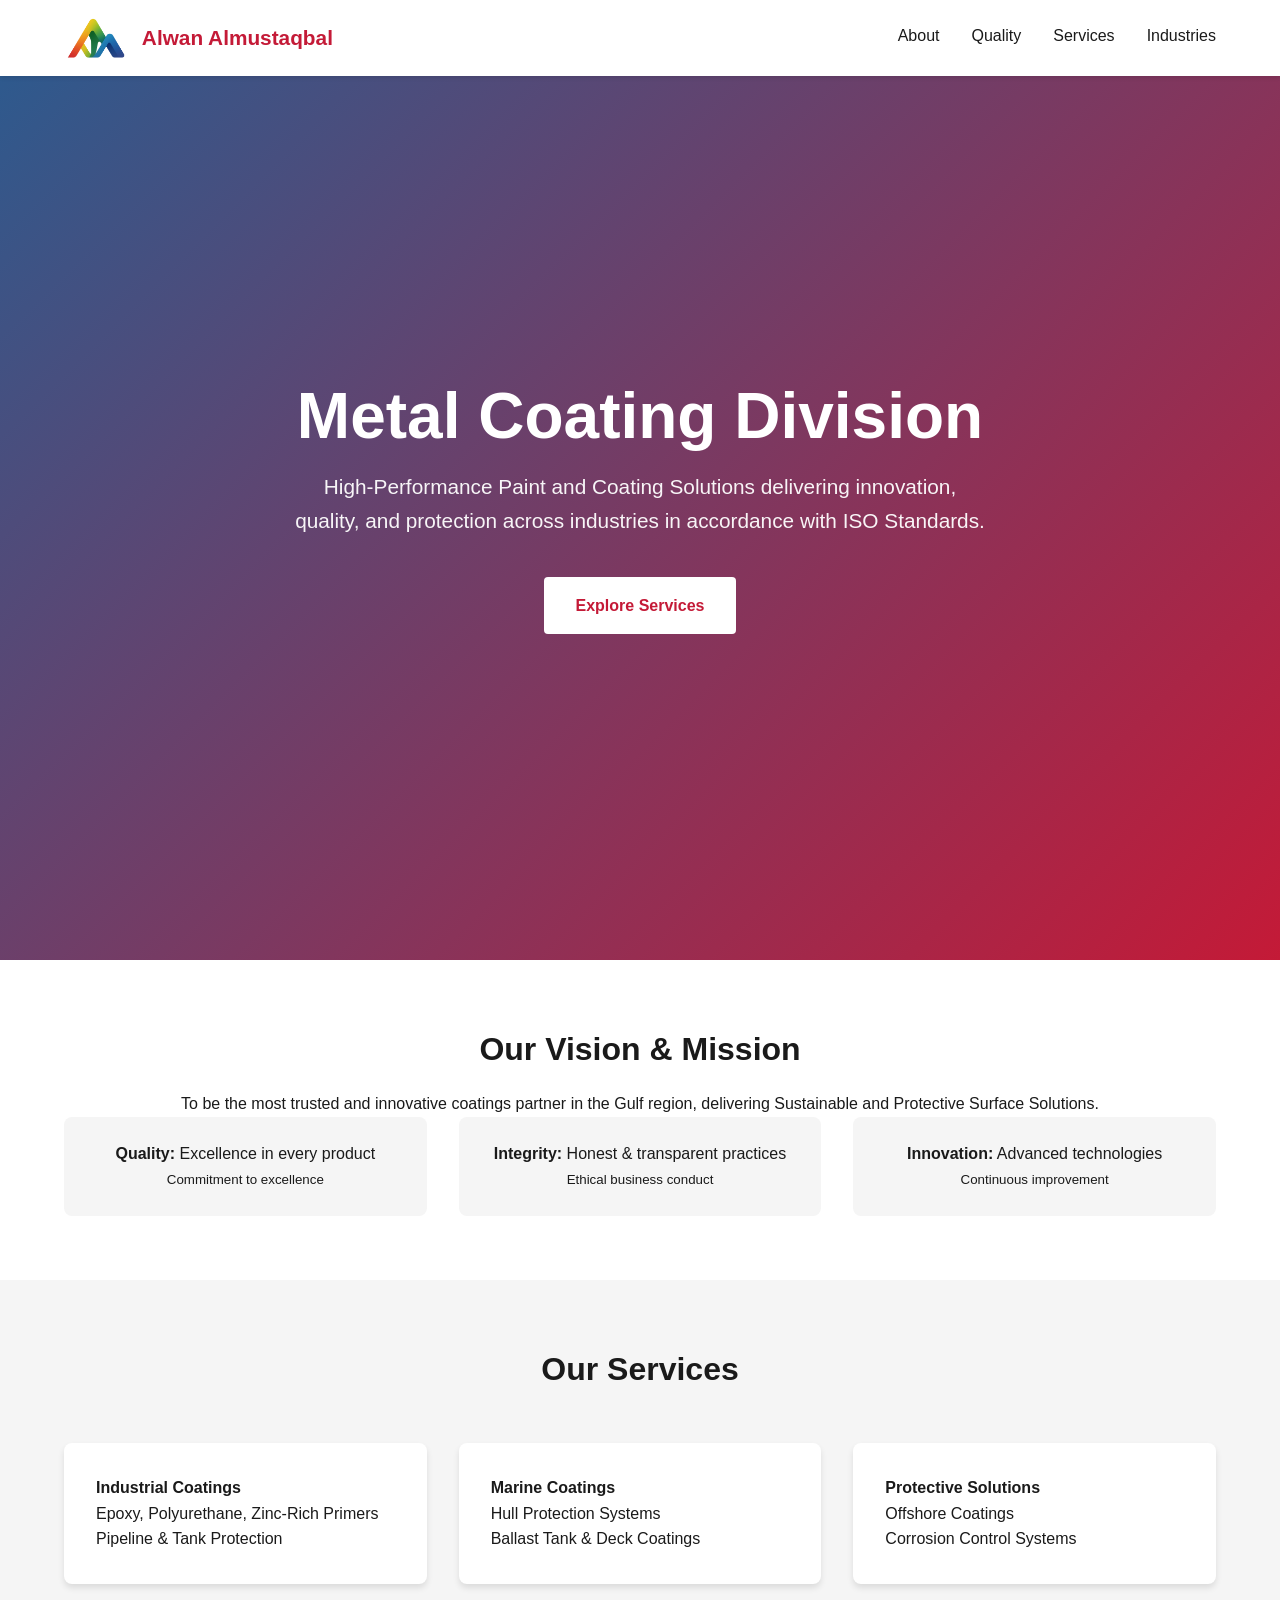
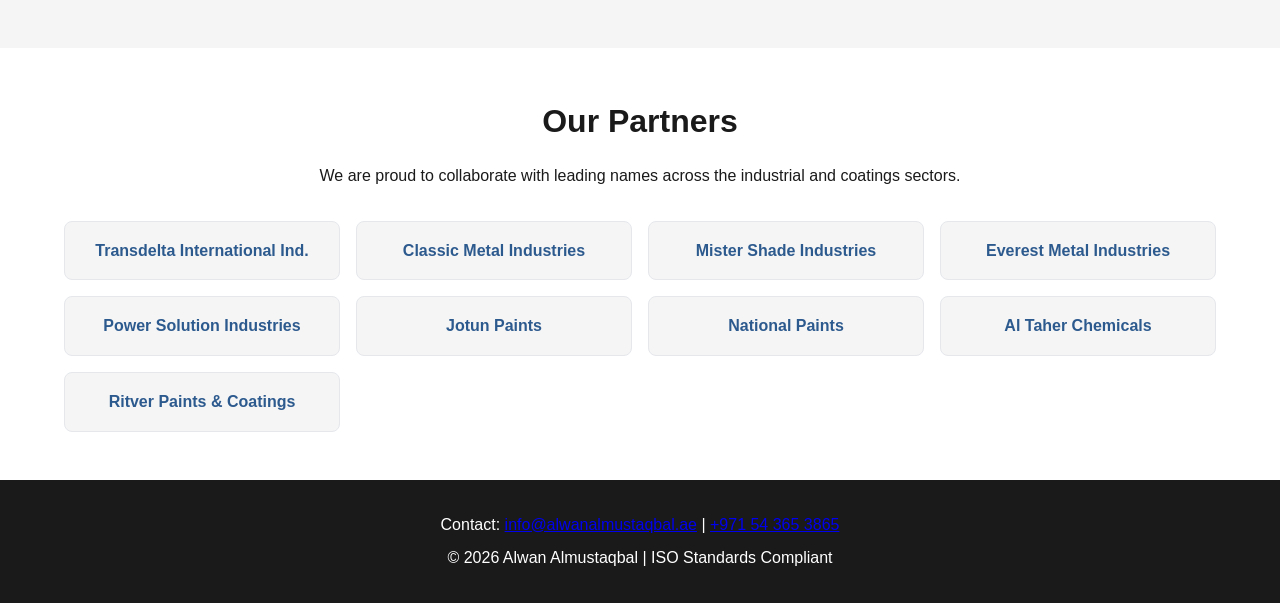
<file: index.html>
<!DOCTYPE html>
<html lang="en">
<head>
    <meta charset="UTF-8">
    <meta name="viewport" content="width=device-width, initial-scale=1.0">
    <title>Metal Coating Division | Alwan Almustaqbal</title>
    <link rel="stylesheet" href="styles.css">
</head>
<body>
    <nav>
        <a href="index.html" class="logo" aria-label="Alwan Almustaqbal Home">
            <img src="logo.png" alt="Alwan Almustaqbal logo">
            <span>Alwan Almustaqbal</span>
        </a>
        <button class="nav-toggle" aria-label="Toggle navigation" aria-expanded="false">☰</button>
        <ul>
            <li><a href="about.html" id="link-to-about">About</a></li>
            <li><a href="quality.html" id="link-to-quality">Quality</a></li>
            <li><a href="services.html" id="link-to-services">Services</a></li>
            <li><a href="industries.html" id="link-to-industries">Industries</a></li>
        </ul>
    </nav>

    <header class="hero">
        <div>
            <h1>Metal Coating Division</h1>
            <p>High-Performance Paint and Coating Solutions delivering innovation, quality, and protection across industries in accordance with ISO Standards.</p>
            <a href="#services" class="btn">Explore Services</a>
        </div>
    </header>

    <section id="about" class="value-props">
        <h2 style="font-size: 2rem; margin-bottom: 1rem;">Our Vision & Mission</h2>
        <p>To be the most trusted and innovative coatings partner in the Gulf region, delivering Sustainable and Protective Surface Solutions.</p>

        <div class="grid">
            <div><strong>Quality:</strong></strong> Excellence in every product<br><small>Commitment to excellence</small></div>
            <div><strong>Integrity:</strong> Honest & transparent practices<br><small>Ethical business conduct</small></div>
            <div><strong>Innovation:</strong> Advanced technologies<br><small>Continuous improvement</small></div>
        </div>
    </section>

    <section id="services" class="services-preview">
        <h2 style="font-size: 2rem; margin-bottom: 1rem;">Our Services</h2>

        <div class="service-cards">
            <div class="card"><strong>Industrial Coatings</strong><br>Epoxy, Polyurethane, Zinc-Rich Primers<br>Pipeline & Tank Protection</div>
            <div class="card"><strong>Marine Coatings</strong><br>Hull Protection Systems<br>Ballast Tank & Deck Coatings</div>
            <div class="card"><strong>Protective Solutions</strong><br>Offshore Coatings<br>Corrosion Control Systems</div>
        </div>
    </section>

    <!-- Partners Section -->
    <section id="partners" class="partners-preview">
        <h2 style="font-size: 2rem; margin-bottom: 1rem;">Our Partners</h2>
        <p>We are proud to collaborate with leading names across the industrial and coatings sectors.</p>

        <div class="partner-list">
            <div class="partner-item">Transdelta International Ind.</div>
            <div class="partner-item">Classic Metal Industries</div>
            <div class="partner-item">Mister Shade Industries</div>
            <div class="partner-item">Everest Metal Industries</div>
            <div class="partner-item">Power Solution Industries</div>
            <div class="partner-item">Jotun Paints</div>
            <div class="partner-item">National Paints</div>
            <div class="partner-item">Al Taher Chemicals</div>
            <div class="partner-item">Ritver Paints &amp; Coatings</div>
        </div>
    </section>

    <!-- Footer -->
    <footer>
        <div class="footer-contact" style="margin-bottom:.5rem;">
            Contact: <a href="mailto:info@alwanalmustaqbal.ae">info@alwanalmustaqbal.ae</a> |
            <a href="tel:+971543653865">+971 54 365 3865</a>
        </div>
        &copy; 2026 Alwan Almustaqbal | ISO Standards Compliant
    </footer>
    <script src="script.js"></script>
</body>
</html>
</file>
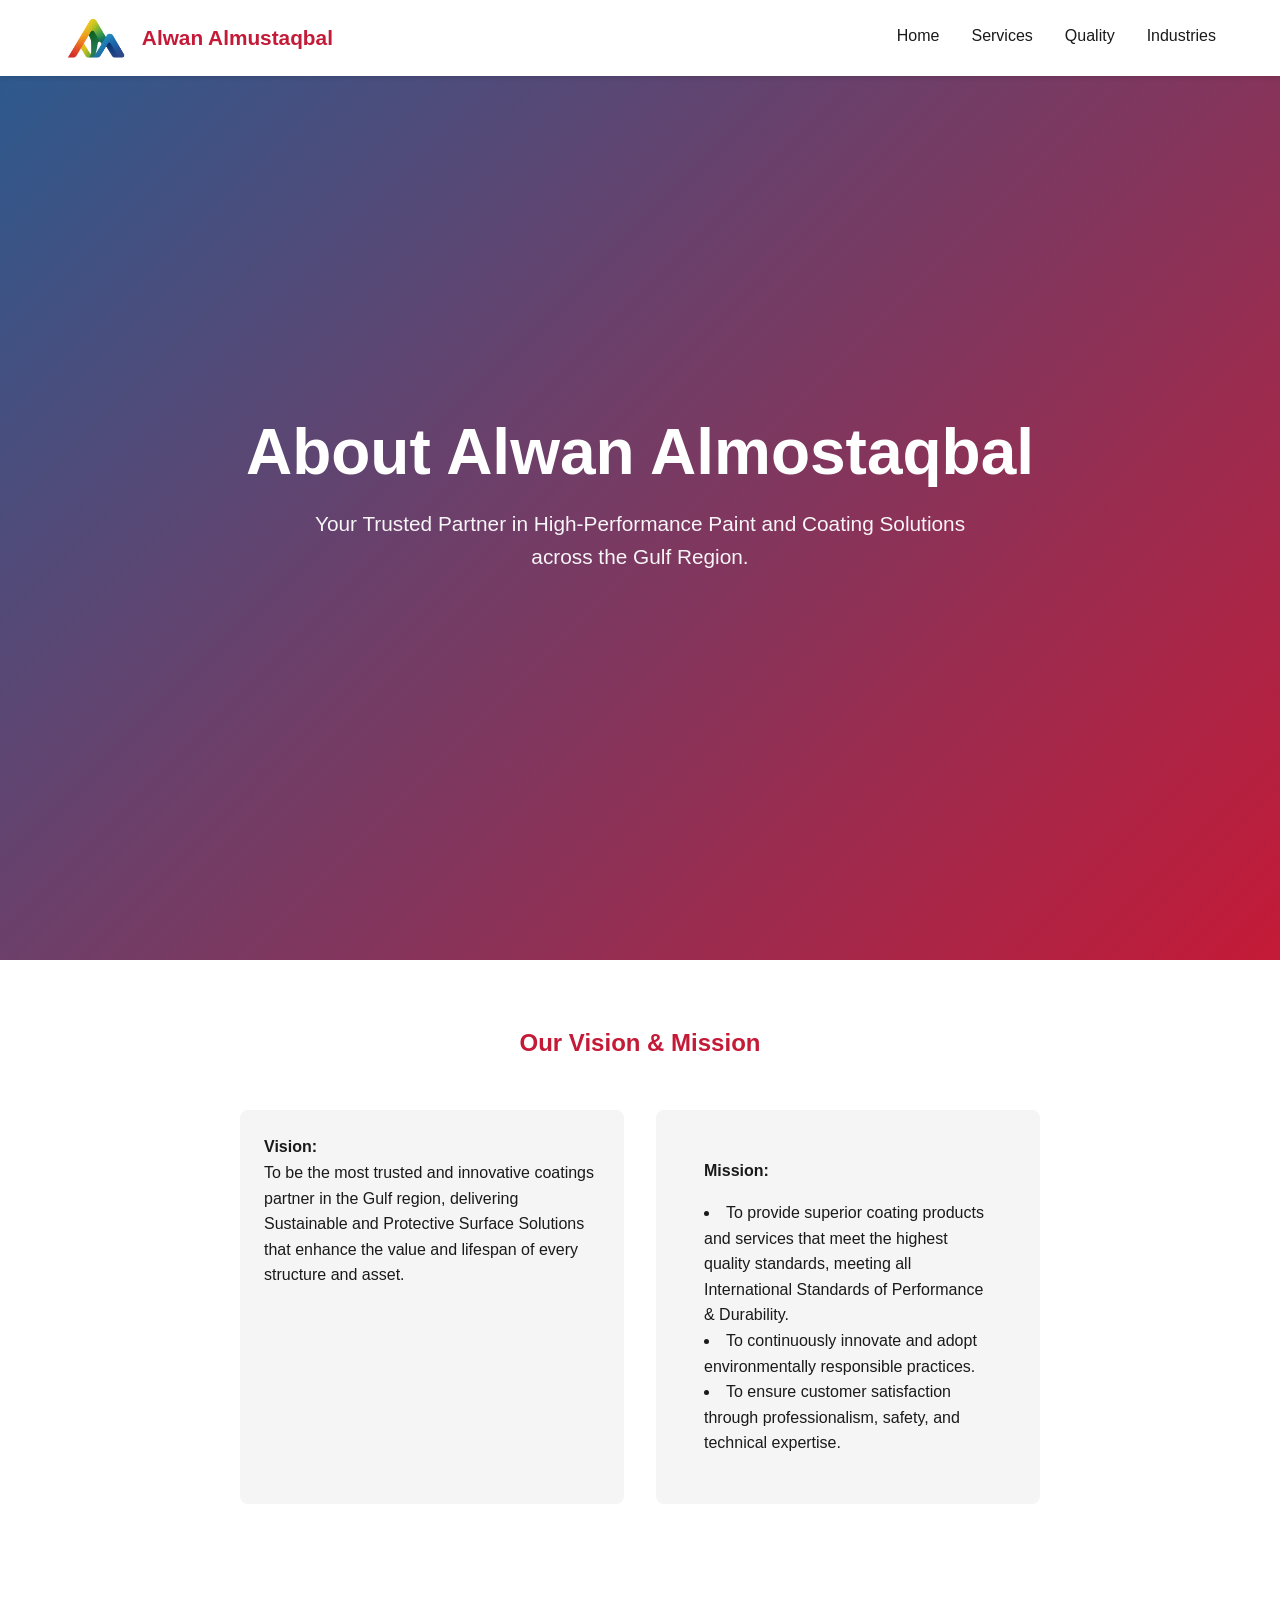
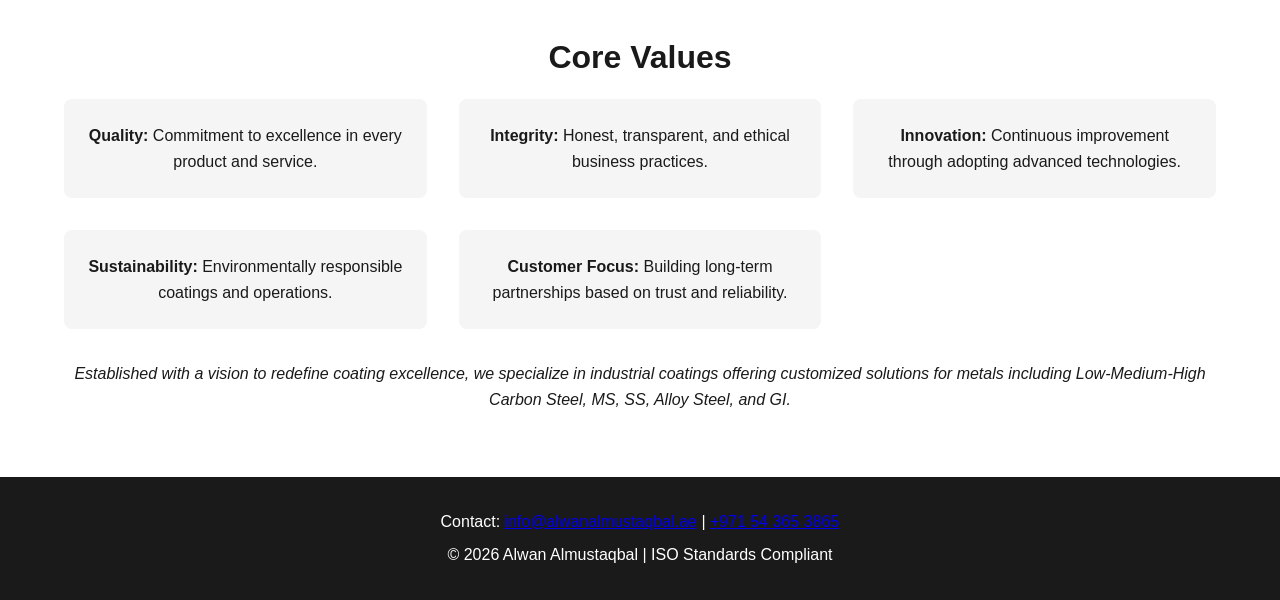
<file: about.html>
<!DOCTYPE html>
<html lang="en">
<head>
    <meta charset="UTF-8">
    <meta name="viewport" content="width=device-width, initial-scale=1.0">
    <title>About Us | Alwan Almustaqbal</title>
    <link rel="stylesheet" href="styles.css">
</head>
<body>
    <nav>
        <a href="index.html" class="logo" aria-label="Alwan Almustaqbal Home">
            <img src="logo.png" alt="Alwan Almustaqbal logo">
            <span>Alwan Almustaqbal</span>
        </a>
        <ul>
            <li><a href="index.html" id="link-to-home">Home</a></li>
            <li><a href="services.html" id="link-to-services">Services</a></li>
            <li><a href="quality.html" id="link-to-quality">Quality</a></li>
            <li><a href="industries.html" id="link-to-industries">Industries</a></li>
        </ul>
    </nav>

    <header class="hero">
        <div>
            <h1>About Alwan Almostaqbal</h1>
            <p>Your Trusted Partner in High-Performance Paint and Coating Solutions across the Gulf Region.</p>
        </div>
    </header>

    <section id="vision-mission" class="value-props">
        <div style="max-width: 800px; margin-left: auto; margin-right: auto;">
            <h2 style="font-size: 1.5rem; color: var(--primary); text-align: center; margin-bottom: 3rem;">Our Vision & Mission</h2>

            <div class="grid" style="text-align: left;">
                <div><strong>Vision:</strong></strong>
                <p>To be the most trusted and innovative coatings partner in the Gulf region, delivering Sustainable and Protective Surface Solutions that enhance the value and lifespan of every structure and asset.</p>
            </div>

            <div class="grid" style="text-align: left;">
                <div><strong>Mission:</strong></strong>
                <ul style="list-style-position: inside; margin-top: 1rem;">
                    <li>To provide superior coating products and services that meet the highest quality standards, meeting all International Standards of Performance & Durability.</li>
                    <li>To continuously innovate and adopt environmentally responsible practices.</li>
                    <li>To ensure customer satisfaction through professionalism, safety, and technical expertise.</li>
                </ul>
            </div>
        </div>
    </section>

    <section id="core-values" class="value-props">
        <h2 style="font-size: 2rem; margin-bottom: 1rem;">Core Values</h2>

        <div class="grid">
            <div><strong>Quality:</strong></strong> Commitment to excellence in every product and service.</div>
            <div><strong>Integrity:</strong> Honest, transparent, and ethical business practices.</div>
            <div><strong>Innovation:</strong> Continuous improvement through adopting advanced technologies.</div>
            <div><strong>Sustainability:</strong> Environmentally responsible coatings and operations.</div>
            <div><strong>Customer Focus:</strong> Building long-term partnerships based on trust and reliability.</div>
        </div>

        <p style="margin-top: 2rem; font-style: italic;">Established with a vision to redefine coating excellence, we specialize in industrial coatings offering customized solutions for metals including Low-Medium-High Carbon Steel, MS, SS, Alloy Steel, and GI.</p>
    </section>

    <footer>
        <div class="footer-contact" style="margin-bottom:.5rem;">
            Contact: <a href="mailto:info@alwanalmustaqbal.ae">info@alwanalmustaqbal.ae</a> |
            <a href="tel:+971543653865">+971 54 365 3865</a>
        </div>
        &copy; 2026 Alwan Almustaqbal | ISO Standards Compliant
    </footer>

    <script src="script.js"></script>
</body>
</html>
</file>
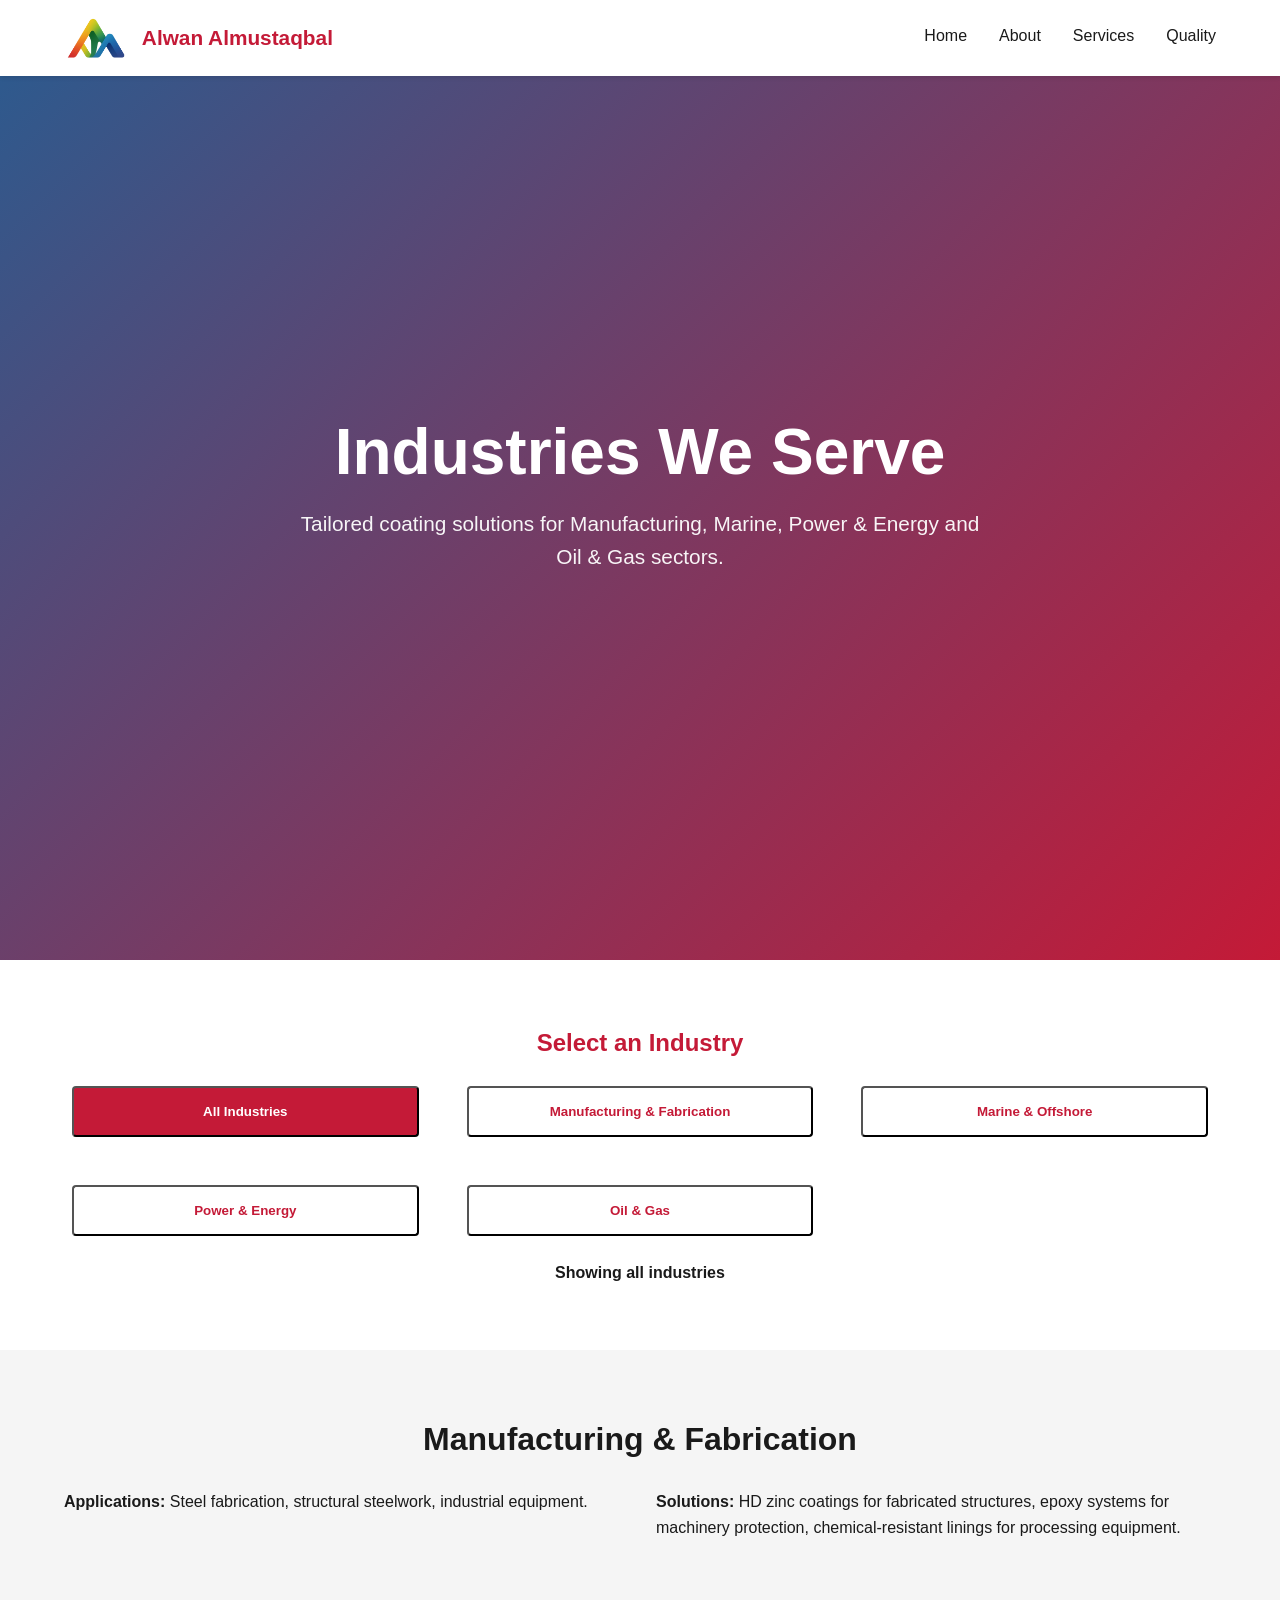
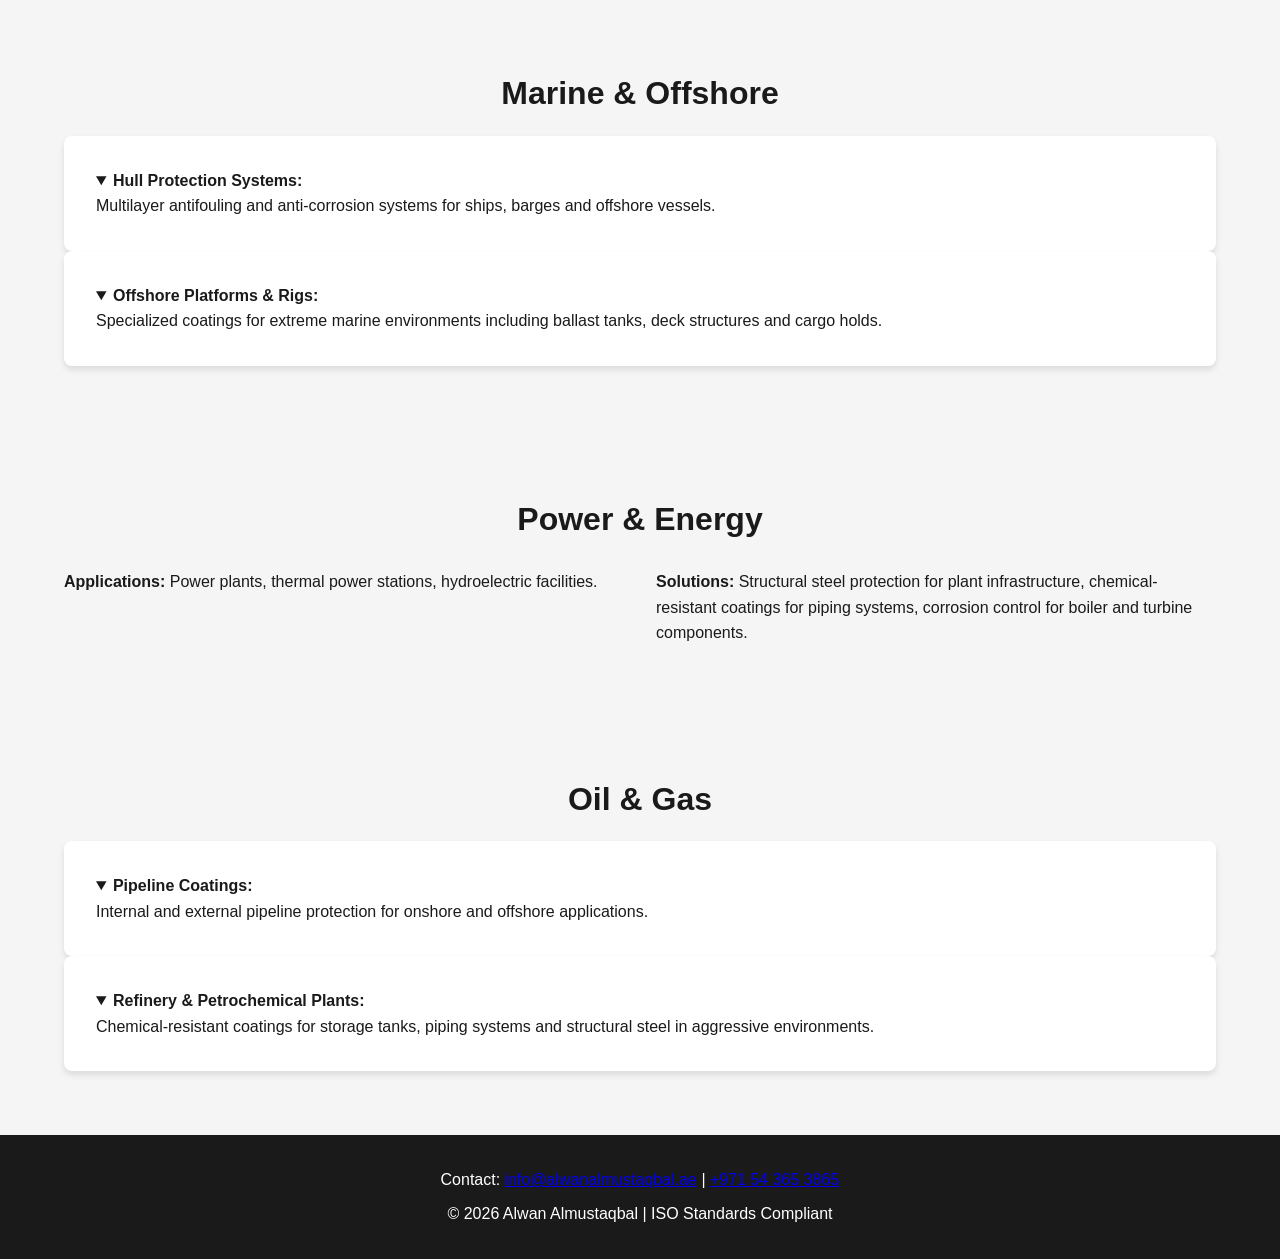
<file: industries.html>
<!DOCTYPE html>
<html lang="en">
<head>
    <meta charset="UTF-8">
    <meta name="viewport" content="width=device-width, initial-scale=1.0">
    <title>Industries We Serve | Alwan Almustaqbal</title>
    <link rel="stylesheet" href="styles.css">
</head>
<body>
    <nav>
        <a href="index.html" class="logo" aria-label="Alwan Almustaqbal Home">
            <img src="logo.png" alt="Alwan Almustaqbal logo">
            <span>Alwan Almustaqbal</span>
        </a>
        <ul>
            <li><a href="index.html" id="link-to-home">Home</a></li>
            <li><a href="about.html" id="link-to-about">About</a></li>
            <li><a href="services.html" id="link-to-services">Services</a></li>
            <li><a href="quality.html" id="link-to-quality">Quality</a></li>
        </ul>
    </nav>

    <header class="hero">
        <div>
            <h1>Industries We Serve</h1>
            <p>Tailored coating solutions for Manufacturing, Marine, Power & Energy and Oil & Gas sectors.</p>
        </div>
    </header>

    <!-- Industry Tabs -->
    <section id="industry-tabs" class="value-props">
        <h2 style="font-size: 1.5rem; color: var(--primary); text-align: center;">Select an Industry</h2>

        <div class="grid">
            <button class="btn" data-filter="all">All Industries</button>
            <button class="btn" data-filter="manufacturing">Manufacturing & Fabrication</button>
            <button class="btn" data-filter="marine">Marine & Offshore</button>
            <button class="btn" data-filter="power-energy">Power & Energy</button>
            <button class="btn" data-filter="oil-gas">Oil & Gas</button>
        </div>

        <!-- Active state indicator -->
        <p id="filter-status-industries" style="margin-top: 1rem; font-weight: bold;"></p>
    </section>

    <!-- Manufacturing Section -->
    <section class="services-preview industry-group" data-category="manufacturing">
        <h2 style="font-size: 2rem;">Manufacturing & Fabrication</h2>

        <div class="grid" style="text-align:left; margin-top:1.5rem;">
            <p><strong>Applications:</strong> Steel fabrication, structural steelwork, industrial equipment.</p>
            <p><strong>Solutions:</strong> HD zinc coatings for fabricated structures, epoxy systems for machinery protection, chemical-resistant linings for processing equipment.</p>
        </div>
    </section>

    <!-- Marine Section -->
    <section class="services-preview industry-group" data-category="marine">
        <h2 style="font-size: 2rem;">Marine & Offshore</h2>

        <details open class="card" data-category="marine">
            <summary><strong>Hull Protection Systems:</strong></summary>
            <p>Multilayer antifouling and anti-corrosion systems for ships, barges and offshore vessels.</p>
        </details>

        <details open class="card" data-category="offshore">
            <summary><strong>Offshore Platforms & Rigs:</strong></summary>
            <p>Specialized coatings for extreme marine environments including ballast tanks, deck structures and cargo holds.</p>
        </details>
    </section>

    <!-- Power & Energy Section -->
    <section class="services-preview industry-group" data-category="power-energy">
        <h2 style="font-size: 2rem;">Power & Energy</h2>

        <div class="grid" style="text-align:left; margin-top:1.5rem;">
            <p><strong>Applications:</strong> Power plants, thermal power stations, hydroelectric facilities.</p>
            <p><strong>Solutions:</strong> Structural steel protection for plant infrastructure, chemical-resistant coatings for piping systems, corrosion control for boiler and turbine components.</p>
        </div>
    </section>

    <!-- Oil & Gas Section -->
    <section class="services-preview industry-group" data-category="oil-gas">
        <h2 style="font-size: 2rem;">Oil & Gas</h2>

        <details open class="card" data-category="oil-gas">
            <summary><strong>Pipeline Coatings:</strong></summary>
            <p>Internal and external pipeline protection for onshore and offshore applications.</p>
        </details>

        <details open class="card" data-category="refinery">
            <summary><strong>Refinery & Petrochemical Plants:</strong></summary>
            <p>Chemical-resistant coatings for storage tanks, piping systems and structural steel in aggressive environments.</p>
        </details>
    </section>

    <!-- Industry Details Modal -->
    <div id="industry-modal" style="display:none; position:fixed;top:0;left:0;width:100%;height:100%;background:rgba(0,0,0,.7);z-index:999;"></div>

    <footer>
        <div class="footer-contact" style="margin-bottom:.5rem;">
            Contact: <a href="mailto:info@alwanalmustaqbal.ae">info@alwanalmustaqbal.ae</a> |
            <a href="tel:+971543653865">+971 54 365 3865</a>
        </div>
        &copy; 2026 Alwan Almustaqbal | ISO Standards Compliant
    </footer>

    <script src="script.js"></script>
</body>
</html>
</file>
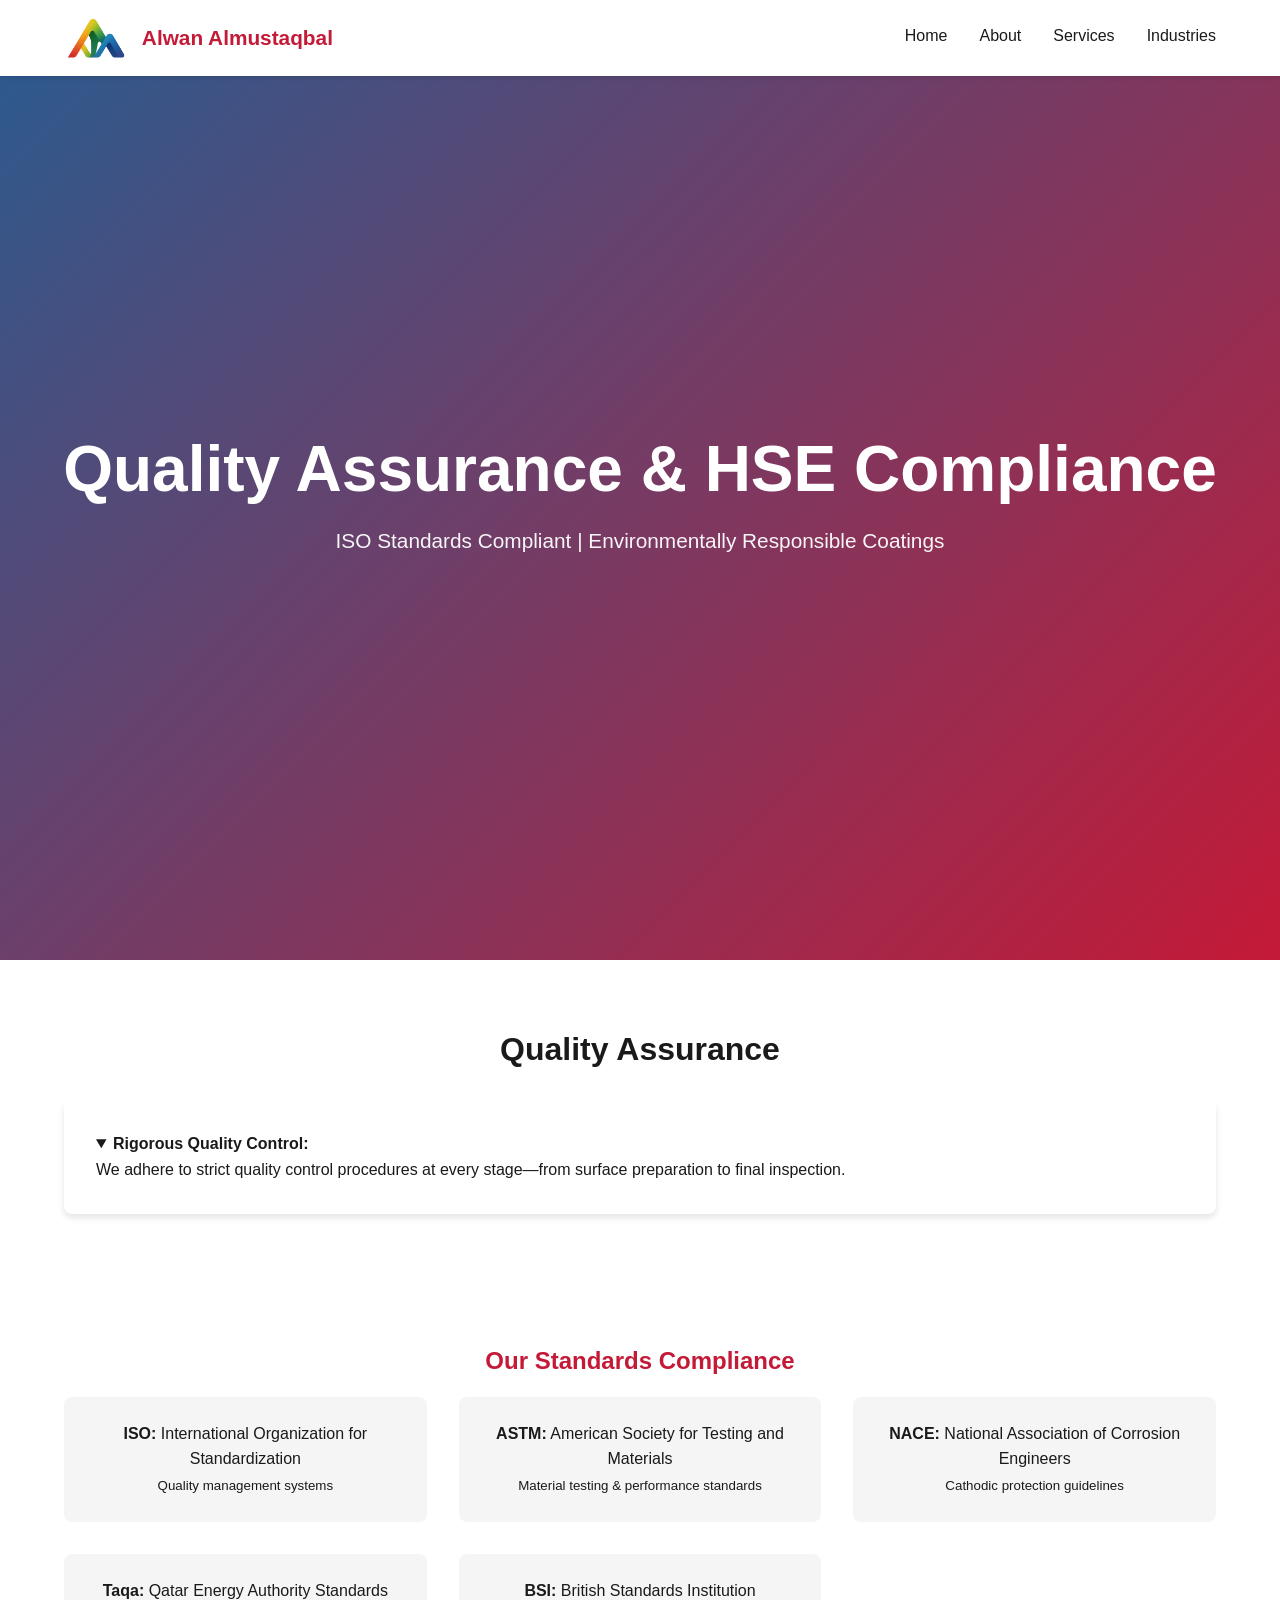
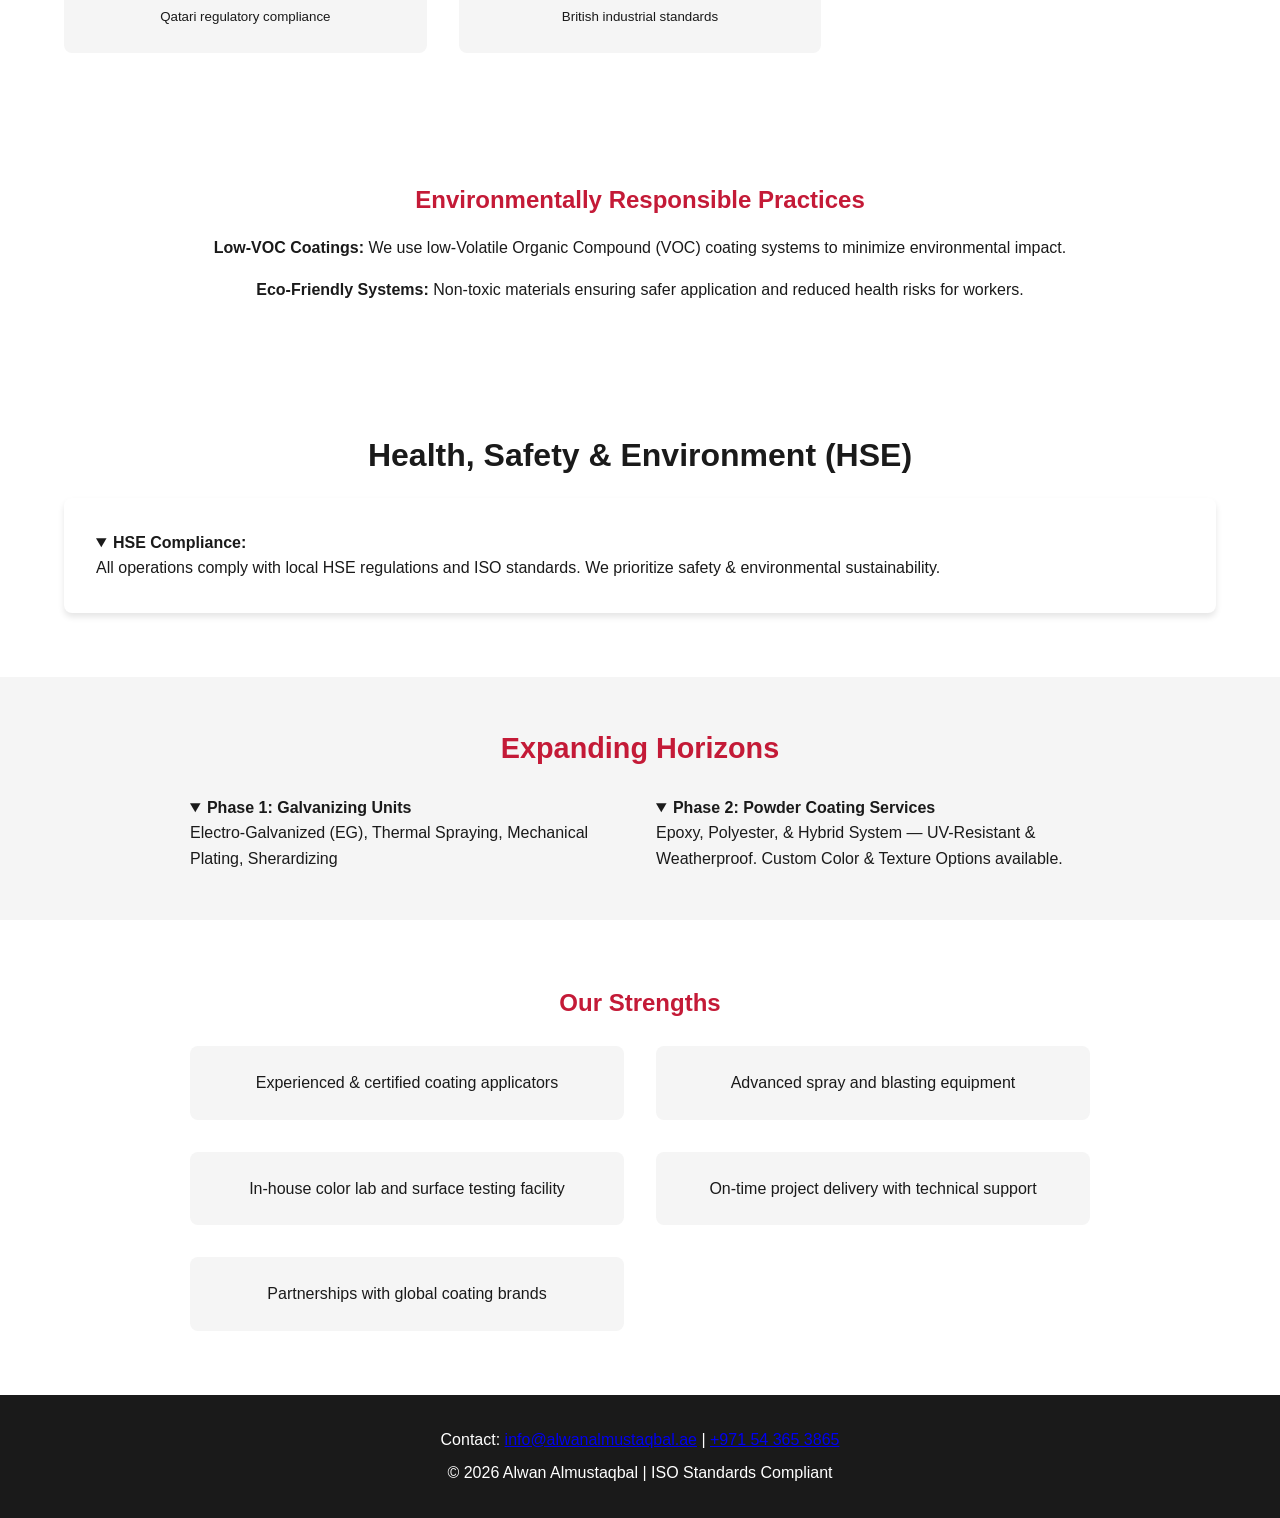
<file: quality.html>
<!DOCTYPE html>
<html lang="en">
<head>
    <meta charset="UTF-8">
    <meta name="viewport" content="width=device-width, initial-scale=1.0">
    <title>Quality & HSE | Alwan Almustaqbal</title>
    <link rel="stylesheet" href="styles.css">
</head>
<body>
    <nav>
        <a href="index.html" class="logo" aria-label="Alwan Almustaqbal Home">
            <img src="logo.png" alt="Alwan Almustaqbal logo">
            <span>Alwan Almustaqbal</span>
        </a>
        <ul>
            <li><a href="index.html#about">Home</a></li>
            <li><a href="about.html" id="link-to-about">About</a></li>
            <li><a href="services.html" id="link-to-services">Services</a></li>
            <li><a href="industries.html" id="link-to-industries">Industries</a></li>
        </ul>
    </nav>

    <header class="hero">
        <div>
            <h1>Quality Assurance & HSE Compliance</h1>
            <p>ISO Standards Compliant | Environmentally Responsible Coatings</p>
        </div>
    </header>

    <!-- Quality Section -->
    <section id="quality" class="value-props">
        <h2 style="font-size: 2rem; margin-bottom: 1.5rem;">Quality Assurance</h2>

        <details open class="card"><summary><strong>Rigorous Quality Control:</strong></summary>
            <p>We adhere to strict quality control procedures at every stage—from surface preparation to final inspection.</p>
        </details>

        <!-- Certifications Grid -->
    </section>

    <section id="certifications" class="value-props">
        <h2 style="font-size: 1.5rem; color: var(--primary); text-align:center;">Our Standards Compliance</h2>

        <div class="grid">
            <div><strong>ISO:</strong></strong> International Organization for Standardization<br><small>Quality management systems</small></div>
            <div><strong>ASTM:</strong></strong> American Society for Testing and Materials<br><small>Material testing & performance standards</small></div>
            <div><strong>NACE:</strong></strong> National Association of Corrosion Engineers<br><small>Cathodic protection guidelines</small></div>
            <div><strong>Taqa:</strong></strong> Qatar Energy Authority Standards<br><small>Qatari regulatory compliance</small></div>
            <div><strong>BSI:</strong></strong> British Standards Institution<br><small>British industrial standards</small></div>
        </div>
    </section>

    <!-- Eco-Friendly Section -->
    <section id="eco-friendly" class="value-props">
        <h2 style="font-size: 1.5rem; color: var(--primary); text-align:center;">Environmentally Responsible Practices</h2>

        <p><strong>Low-VOC Coatings:</strong> We use low-Volatile Organic Compound (VOC) coating systems to minimize environmental impact.</p>
        <p style="margin-top:1rem;"><strong>Eco-Friendly Systems:</strong> Non-toxic materials ensuring safer application and reduced health risks for workers.</p>
    </section>

    <!-- HSE Section -->
    <section id="hse" class="value-props">
        <h2 style="font-size: 2rem;">Health, Safety & Environment (HSE)</h2>

        <details open class="card"><summary><strong>HSE Compliance:</strong></summary>
            <p>All operations comply with local HSE regulations and ISO standards. We prioritize safety & environmental sustainability.</p>
        </details>
    </section>

    <!-- Expanding Horizons Section -->
    <section id="expanding" style="background:var(--light);padding:3rem 5%;text-align:center;">
        <h2 style="font-size:1.8rem;margin-bottom:1.5rem;color:var(--primary);">Expanding Horizons</h2>

        <div class="grid" style="max-width:900px; margin:1.5rem auto 0; text-align:left;">
            <details open>
                <summary><strong>Phase 1: Galvanizing Units</strong></summary>
                <p>Electro-Galvanized (EG), Thermal Spraying, Mechanical Plating, Sherardizing</p>
            </details>
            <details open>
                <summary><strong>Phase 2: Powder Coating Services</strong></summary>
                <p>Epoxy, Polyester, &amp; Hybrid System — UV-Resistant &amp; Weatherproof. Custom Color &amp; Texture Options available.</p>
            </details>
        </div>
    </section>

    <section class="value-props">
        <h2 style="font-size:1.5rem;color:var(--primary);text-align:center;">Our Strengths</h2>

        <div class="grid" style="max-width:900px; margin:1.5rem auto 0;">
            <div>Experienced &amp; certified coating applicators</div>
            <div>Advanced spray and blasting equipment</div>
            <div>In-house color lab and surface testing facility</div>
            <div>On-time project delivery with technical support</div>
            <div>Partnerships with global coating brands</div>
        </div>
    </section>

    <!-- Footer -->
    <footer>
        <div class="footer-contact" style="margin-bottom:.5rem;">
            Contact: <a href="mailto:info@alwanalmustaqbal.ae">info@alwanalmustaqbal.ae</a> |
            <a href="tel:+971543653865">+971 54 365 3865</a>
        </div>
        &copy; 2026 Alwan Almustaqbal | ISO Standards Compliant
    </footer>

    <script src="script.js"></script>
</body>
</html>
</file>
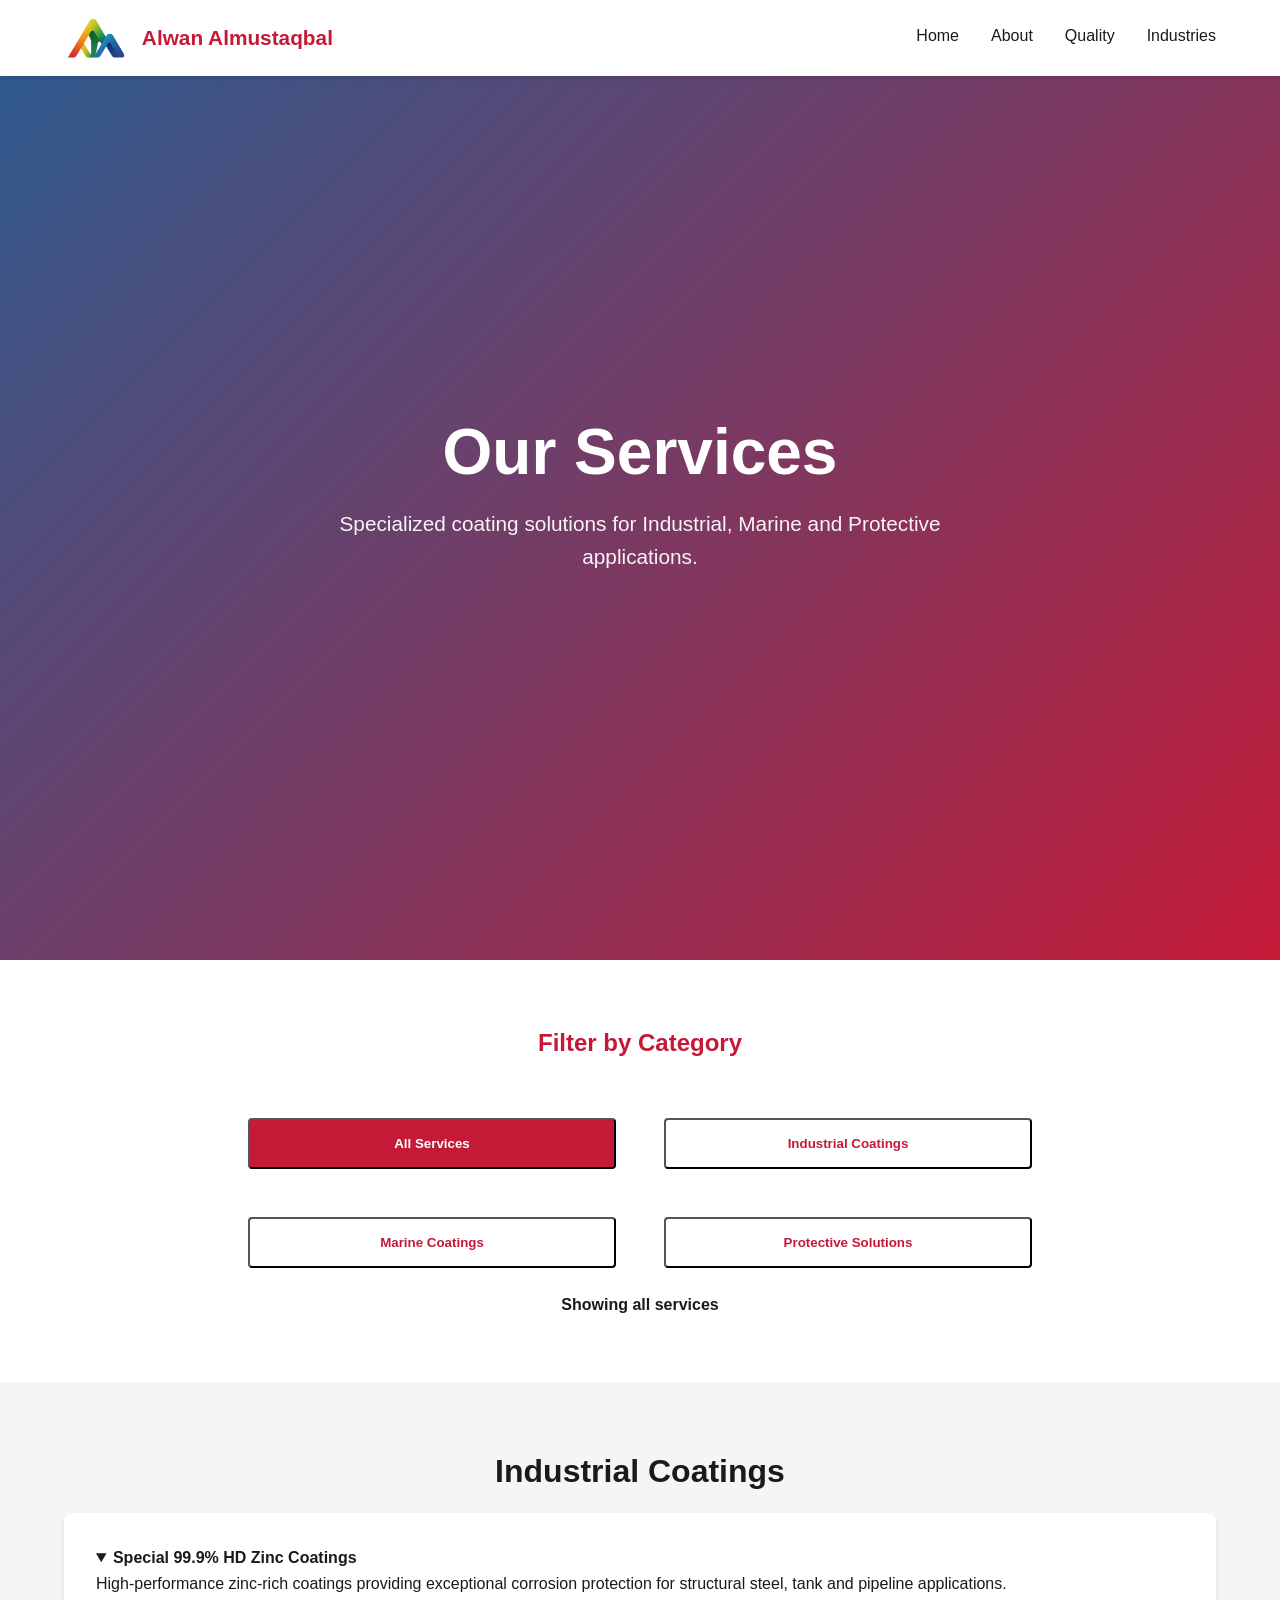
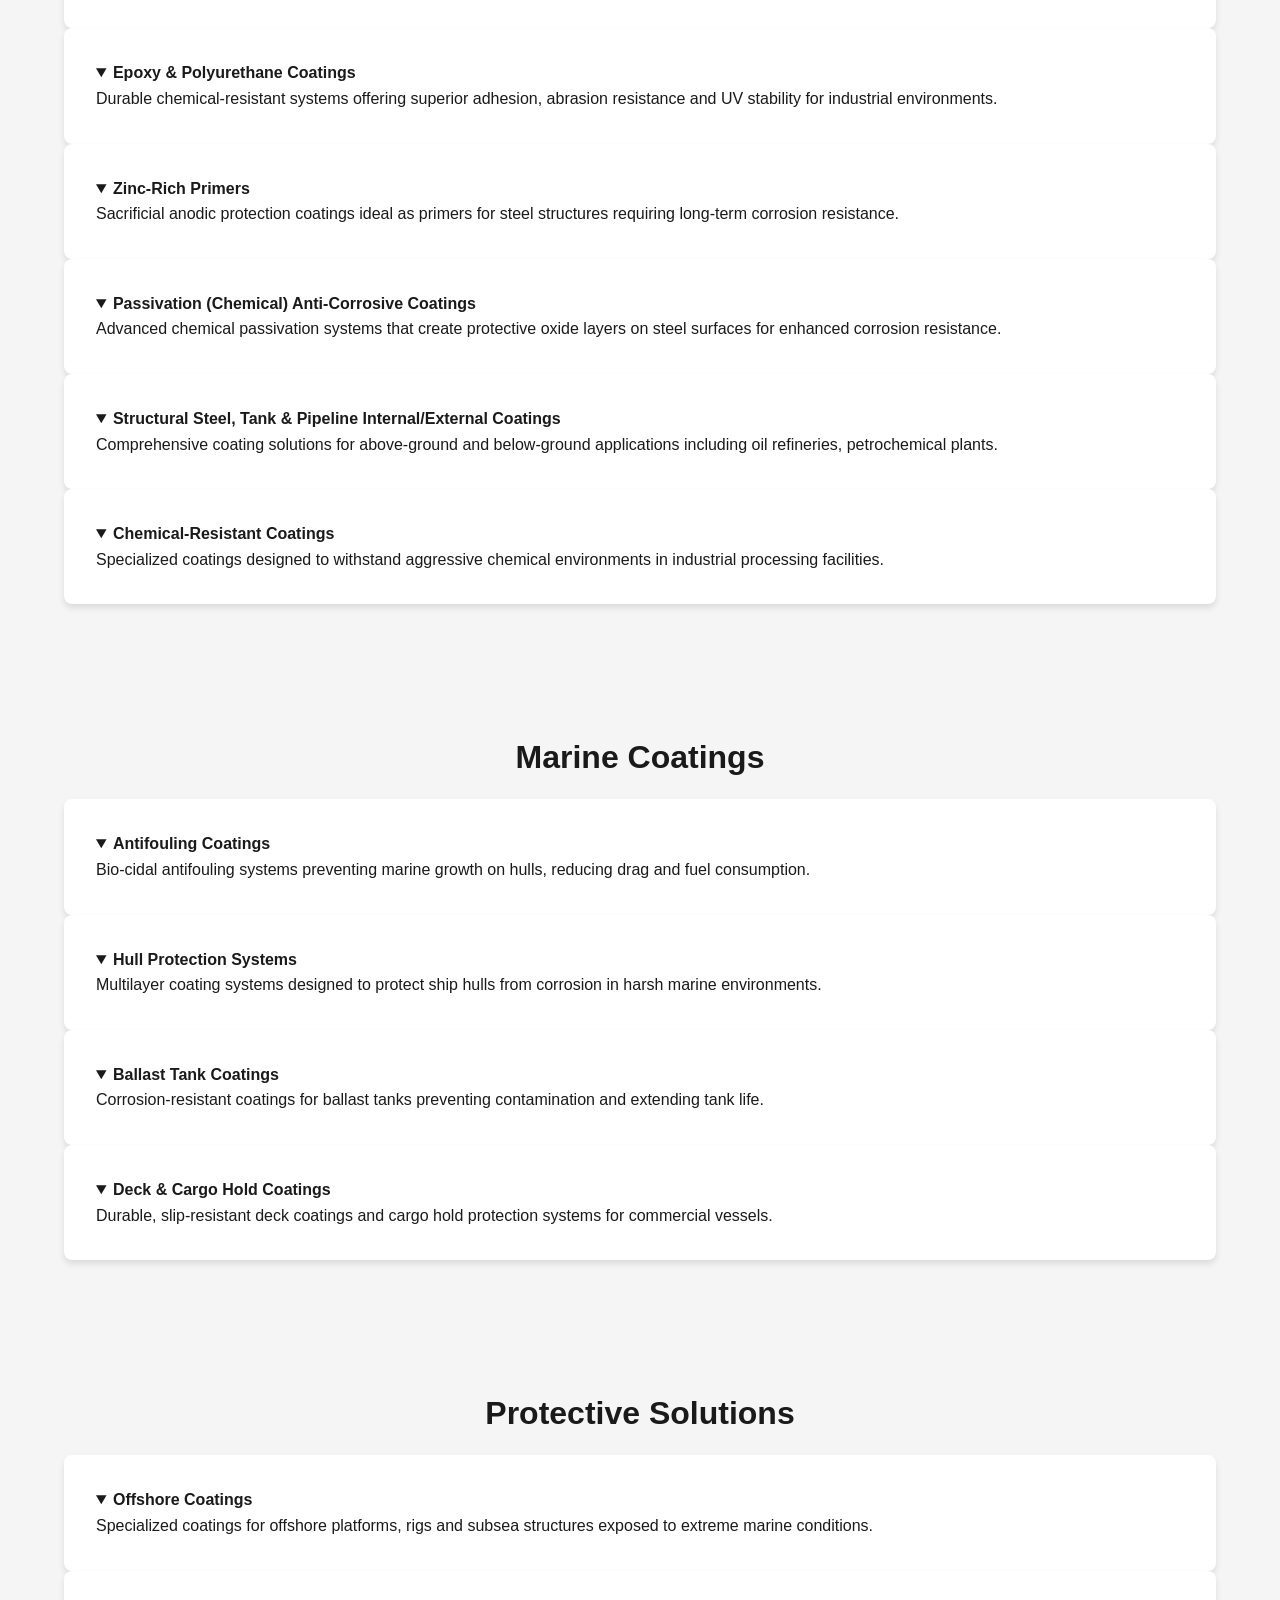
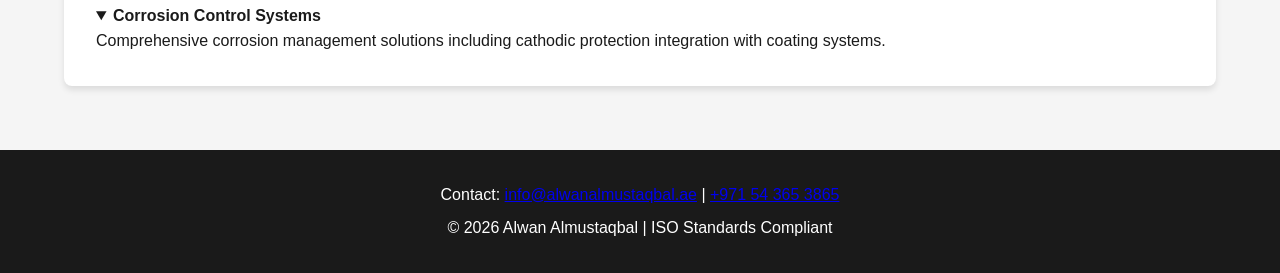
<file: services.html>
<!DOCTYPE html>
<html lang="en">
<head>
    <meta charset="UTF-8">
    <meta name="viewport" content="width=device-width, initial-scale=1.0">
    <title>Our Services | Alwan Almustaqbal</title>
    <link rel="stylesheet" href="styles.css">
</head>
<body>
    <nav>
        <a href="index.html" class="logo" aria-label="Alwan Almustaqbal Home">
            <img src="logo.png" alt="Alwan Almustaqbal logo">
            <span>Alwan Almustaqbal</span>
        </a>
        <ul>
            <li><a href="index.html" id="link-to-home">Home</a></li>
            <li><a href="about.html" id="link-to-about">About</a></li>
            <li><a href="quality.html" id="link-to-quality">Quality</a></li>
            <li><a href="industries.html" id="link-to-industries">Industries</a></li>
        </ul>
    </nav>

    <header class="hero">
        <div>
            <h1>Our Services</h1>
            <p>Specialized coating solutions for Industrial, Marine and Protective applications.</p>
        </div>
    </header>

    <!-- Service Filter -->
    <section id="filter-container" class="value-props">
        <div style="max-width: 800px; margin-left: auto; margin-right: auto;">
            <h2 style="font-size: 1.5rem; color: var(--primary); text-align: center; margin-bottom: 3rem;">Filter by Category</h2>

            <div class="grid">
                <button class="btn" data-filter="all">All Services</button>
                <button class="btn" data-filter="industrial">Industrial Coatings</button>
                <button class="btn" data-filter="marine">Marine Coatings</button>
                <button class="btn" data-filter="protective">Protective Solutions</button>
            </div>

            <!-- Active state indicator -->
            <p id="filter-status" style="margin-top: 1rem; font-weight: bold;"></p>
        </div>
    </section>

    <!-- Industrial Coatings Section -->
    <section class="services-preview service-group" data-category="industrial">
        <h2 style="font-size: 2rem;">Industrial Coatings</h2>

        <details open class="card" data-category="industrial"><summary><strong>Special 99.9% HD Zinc Coatings</strong></summary>
        <p>High-performance zinc-rich coatings providing exceptional corrosion protection for structural steel, tank and pipeline applications.</p>
    </details>

    <details open class="card" data-category="industrial"><summary><strong>Epoxy & Polyurethane Coatings</strong></summary>
        <p>Durable chemical-resistant systems offering superior adhesion, abrasion resistance and UV stability for industrial environments.</p>
    </details>

    <details open class="card" data-category="industrial"><summary><strong>Zinc-Rich Primers</strong></summary>
        <p>Sacrificial anodic protection coatings ideal as primers for steel structures requiring long-term corrosion resistance.</p>
    </details>

    <details open class="card" data-category="industrial"><summary><strong>Passivation (Chemical) Anti-Corrosive Coatings</strong></summary>
        <p>Advanced chemical passivation systems that create protective oxide layers on steel surfaces for enhanced corrosion resistance.</p>
    </details>

    <details open class="card" data-category="industrial"><summary><strong>Structural Steel, Tank & Pipeline Internal/External Coatings</strong></summary>
        <p>Comprehensive coating solutions for above-ground and below-ground applications including oil refineries, petrochemical plants.</p>
    </details>

    <details open class="card" data-category="industrial"><summary><strong>Chemical-Resistant Coatings</strong></summary>
        <p>Specialized coatings designed to withstand aggressive chemical environments in industrial processing facilities.</p>
    </details>
    </section>

    <!-- Marine Coatings Section -->
    <section class="services-preview service-group" data-category="marine">
        <h2 style="font-size: 2rem;">Marine Coatings</h2>

        <details open class="card" data-category="marine"><summary><strong>Antifouling Coatings</strong></summary>
            <p>Bio-cidal antifouling systems preventing marine growth on hulls, reducing drag and fuel consumption.</p>
        </details>

        <details open class="card" data-category="marine"><summary><strong>Hull Protection Systems</strong></summary>
            <p>Multilayer coating systems designed to protect ship hulls from corrosion in harsh marine environments.</p>
        </details>

        <details open class="card" data-category="marine"><summary><strong>Ballast Tank Coatings</strong></summary>
            <p>Corrosion-resistant coatings for ballast tanks preventing contamination and extending tank life.</p>
        </details>

        <details open class="card" data-category="marine"><summary><strong>Deck & Cargo Hold Coatings</strong></summary>
            <p>Durable, slip-resistant deck coatings and cargo hold protection systems for commercial vessels.</p>
        </details>
    </section>

    <!-- Protective Solutions Section -->
    <section class="services-preview service-group" data-category="protective">
        <h2 style="font-size: 2rem;">Protective Solutions</h2>

        <details open class="card" data-category="protective"><summary><strong>Offshore Coatings</strong></summary>
            <p>Specialized coatings for offshore platforms, rigs and subsea structures exposed to extreme marine conditions.</p>
        </details>

        <details open class="card" data-category="protective"><summary><strong>Corrosion Control Systems</strong></summary>
            <p>Comprehensive corrosion management solutions including cathodic protection integration with coating systems.</p>
        </details>
    </section>

    <!-- Service Details Modal -->
    <div id="service-modal" style="display:none; position:fixed;top:0;left:0;width:100%;height:100%;background:rgba(0,0,0,.7);z-index:999;"></div>

    <footer>
        <div class="footer-contact" style="margin-bottom:.5rem;">
            Contact: <a href="mailto:info@alwanalmustaqbal.ae">info@alwanalmustaqbal.ae</a> |
            <a href="tel:+971543653865">+971 54 365 3865</a>
        </div>
        &copy; 2026 Alwan Almustaqbal | ISO Standards Compliant
    </footer>

    <script src="script.js"></script>
</body>
</html>
</file>
<file: styles.css>
/* Alwan Almustaqbal - Metal Coating Division */

:root {
    --primary: #c41a37; /* Red/Orange accent */
    --secondary: #2d5a8e; /* Navy blue for marine/industrial feel */
    --dark: #1a1a1a;
    --light: #f5f5f5;
}

* { margin: 0; padding: 0; box-sizing: border-box; }

body {
    font-family: 'Segoe UI', Tahoma, Geneva, Verdana, sans-serif;
    line-height: 1.6;
    color: var(--dark);
    background: var(--light);
}

/* Navigation */
nav {
    display: flex;
    justify-content: space-between;
    align-items: center;
    padding: 1rem 5%;
    background: #fff;
    box-shadow: 0 2px 4px rgba(0,0,0,.1);
    position: fixed;
    width: 100%;
    top: 0;
    z-index: 100;
}

.logo {
    display: flex;
    align-items: center;
    gap: 0.75rem;
    font-size: 1.3rem;
    font-weight: bold;
    color: var(--primary);
    text-decoration: none;
}

.logo img {
    height: 44px;
    width: auto;
    object-fit: contain;
}

.nav-toggle { display: none; }

nav ul {
    display: flex;
    list-style: none;
    gap: 2rem;
    margin-top: -5px;
}

nav a {
    text-decoration: none;
    color: var(--dark);
    font-weight: 500;
    transition: .3s;
}

nav a:hover {
    color: var(--primary);
}

/* Hero Section */
header.hero {
    height: 100vh;
    background: linear-gradient(135deg, #2d5a8e 0%, #c41a37 100%);
    display: flex;
    align-items: center;
    justify-content: center;
    text-align: center;
    color: white;
    padding: 0 1rem;
    margin-top: 60px;
}

.hero h1 {
    font-size: clamp(2.5rem, 5vw, 4rem);
    margin-bottom: 1rem;
    line-height: 1.2;
}

.hero p {
    font-size: clamp(1.1rem, 2vw, 1.3rem);
    opacity: .95;
    max-width: 700px;
    margin: 0 auto 2rem;
}

/* CTA Buttons */
.btn {
    display: inline-block;
    padding: 1rem 2rem;
    background: white;
    color: var(--primary);
    text-decoration: none;
    font-weight: bold;
    border-radius: 4px;
    transition: .3s;
    margin: 0.5rem;
}

.btn:hover {
    transform: translateY(-2px);
    box-shadow: 0 8px 16px rgba(0,0,0,.2);
}

.btn.active {
    background: var(--primary);
    color: white;
}

/* Value Props Section */
.value-props {
    padding: 4rem 5%;
    background: white;
    text-align: center;
}

.value-props h2 {
    font-size: 2rem;
    margin-bottom: 1rem;
}

.grid {
    display: grid;
    grid-template-columns: repeat(auto-fit, minmax(280px, 1fr));
    gap: 2rem;
    max-width: 1200px;
    margin-left: auto;
    margin-right: auto;
}

.grid div {
    padding: 1.5rem;
    background: var(--light);
    border-radius: 8px;
    transition: .3s;
}

.grid div:hover {
    transform: translateY(-5px);
    box-shadow: 0 4px 6px rgba(0,0,0,.1);
}

/* Services Section */
.services-preview {
    padding: 4rem 5%;
    background: var(--light);
    text-align: center;
}

.services-preview h2 {
    font-size: 2rem;
    margin-bottom: 1rem;
}

.service-cards {
    display: grid;
    grid-template-columns: repeat(auto-fit, minmax(300px, 1fr));
    gap: 2rem;
    max-width: 1200px;
    margin-top: 3rem;
    margin-left: auto;
    margin-right: auto;
}

.card {
    background: white;
    padding: 2rem;
    border-radius: 8px;
    box-shadow: 0 4px 6px rgba(0,0,0,.1);
    transition: .3s;
    text-align: left;
}

.card:hover {
    transform: translateY(-5px);
}

/* Partners Section */
.partners-preview {
    background:#fff;
    padding:3rem 5%;
    text-align:center;
}
.partner-list {
    display:grid;
    grid-template-columns: repeat(auto-fit, minmax(220px, 1fr));
    gap: 1rem;
    max-width: 1200px;
    margin: 2rem auto 0;
}
.partner-item {
    background: var(--light);
    border: 1px solid #e5e7eb;
    padding: 1rem 1.25rem;
    border-radius: 8px;
    font-weight: 600;
    color: var(--secondary);
}

/* Footer */
footer {
    background: var(--dark);
    color: white;
    padding: 2rem 5%;
    text-align: center;
}

@media (max-width: 768px) {
    /* Mobile nav: hide desktop menu, show toggle */
    nav ul { display: none; }
    .hero h1 { font-size: 2rem; }

    .nav-toggle {
        display: inline-flex !important;
        align-items: center;
        justify-content: center;
        width: 44px;
        height: 44px;
        background: transparent;
        border: 0;
        cursor: pointer;
        color: var(--dark);
        font-size: 1.5rem;
        z-index: 200;
    }

    /* When nav has `.open`, show a full-width stacked menu that becomes part of the nav height
       (so it pushes page content down instead of overlaying it). */
    nav.open ul {
        display: flex;
        flex-direction: column;
        position: static; /* allow nav height to expand */
        background: white;
        padding: 1rem 5%;
        gap: 1rem;
        box-shadow: 0 8px 24px rgba(0,0,0,.06);
    }

    nav.open ul li { margin: 0; }
    nav.open a { padding: .75rem 0; display: block; }

    /* Improve touch targets and spacing */
    .btn { padding: .9rem 1.25rem; font-size: 1rem; }
    .card { padding: 1.25rem; }
    .grid { gap: 1rem; }
    .value-props, .services-preview, .partners-preview { padding: 2rem 5%; }
}
</file>
